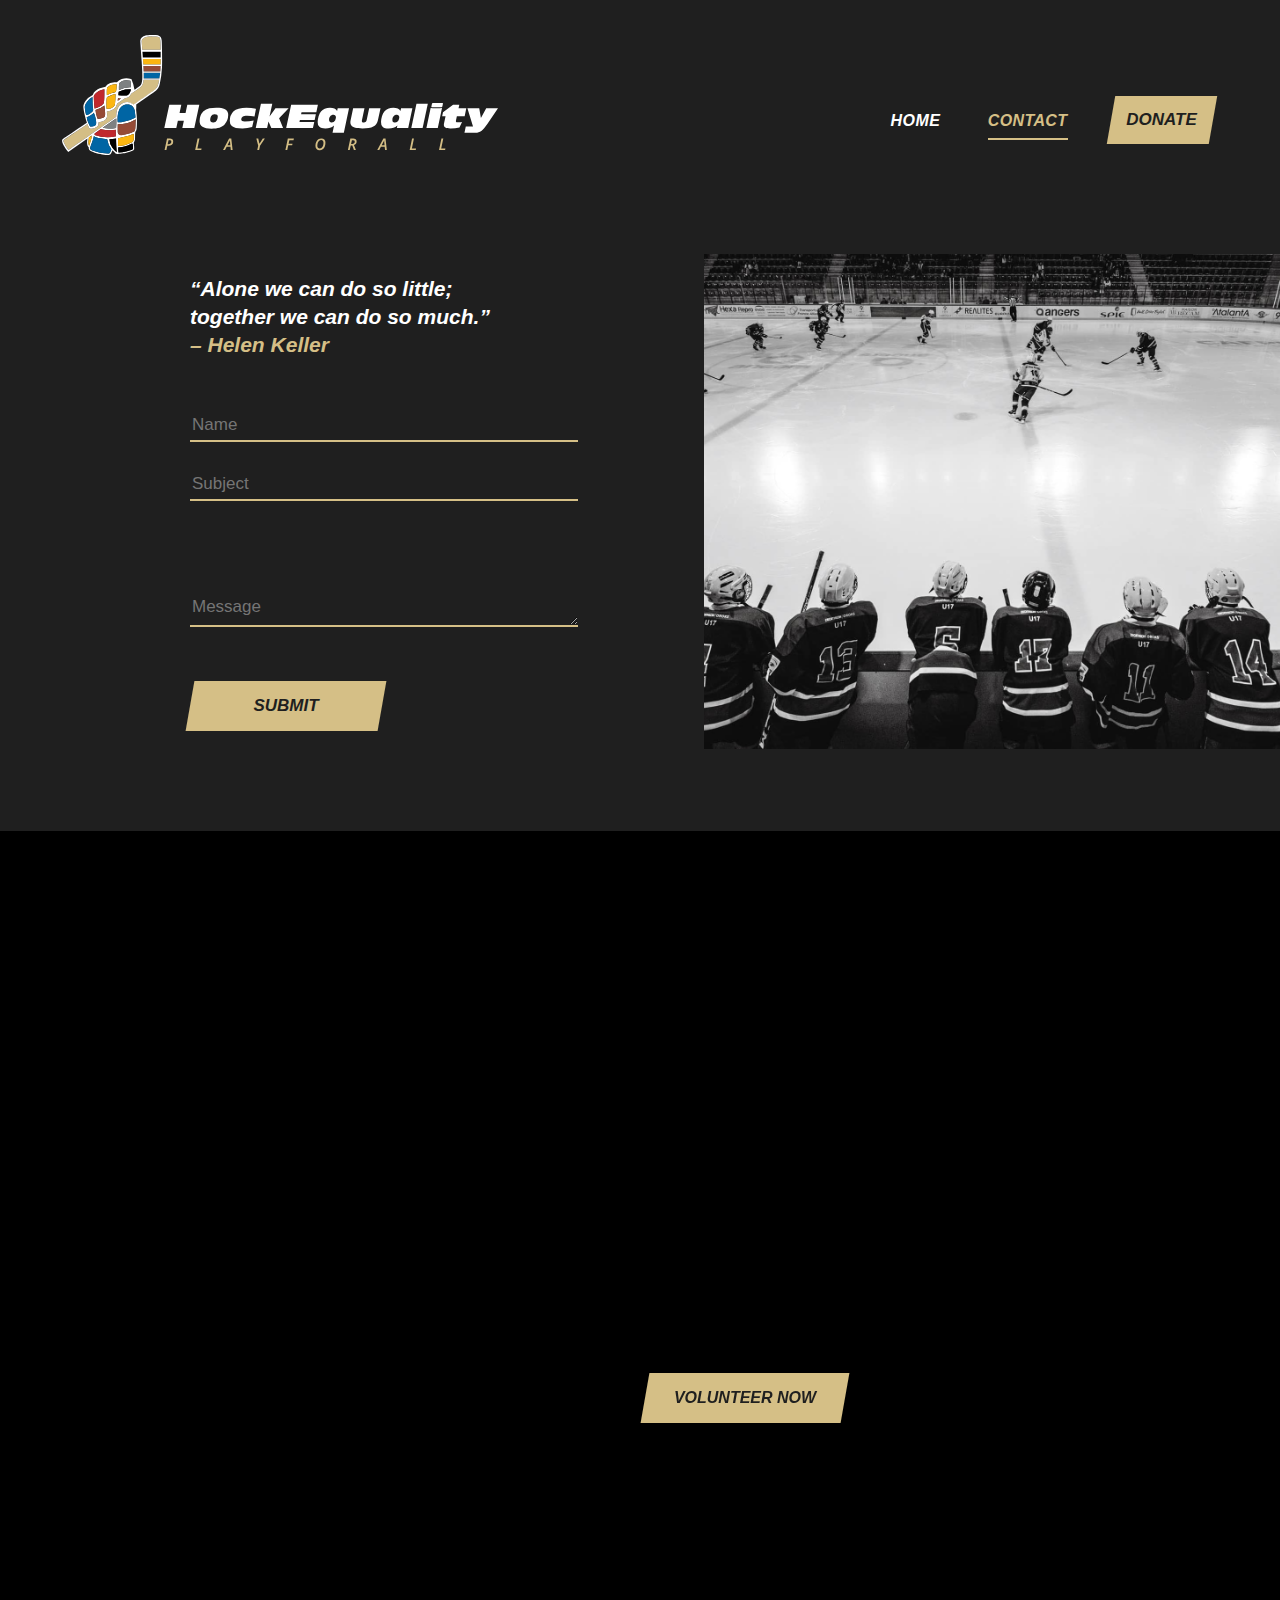
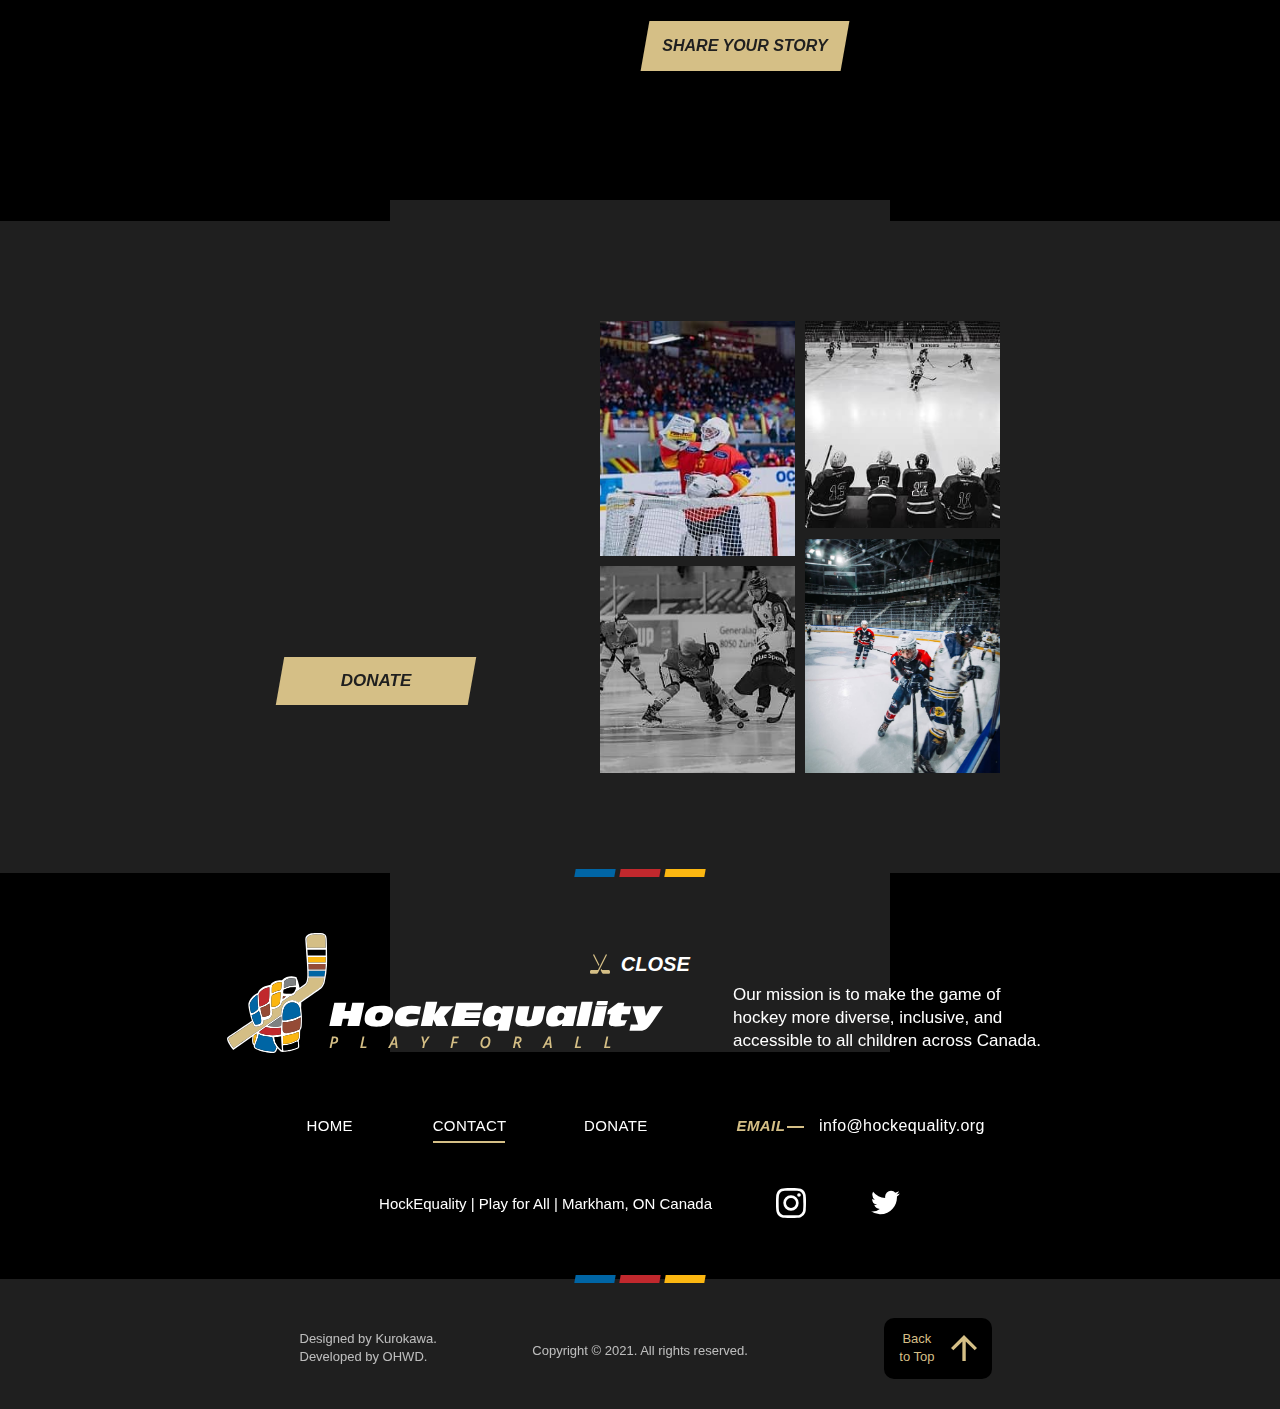
<file: html/contact.html>
<!DOCTYPE html>
<html lang="en">
<head>

    <meta charset="UTF-8">
    <meta name="viewport" content="width=device-width, initial-scale=1.0">
    <meta http-equiv="X-UA-Compatible" content="ie=edge">
    <meta name="description" content="">
    <meta name="keywords" content="">
    <meta name="format-detection" content="telephone=no">
    <meta name="theme-color" content="#43b7ff">

    <!-- Favicons -->
    <link rel="apple-touch-icon" sizes="180x180" href="/apple-touch-icon.png">
    <link rel="icon" type="image/png" sizes="32x32" href="/favicon-32x32.png">
    <link rel="icon" type="image/png" sizes="16x16" href="/favicon-16x16.png">
    <link rel="manifest" href="/site.webmanifest">
    <meta name="msapplication-TileColor" content="#da532c">
    <meta name="theme-color" content="#ffffff">

    <meta property="og:title" content=""/>
    <meta property="og:description" content=""/>
    <meta property="og:type" content="website" />
    <meta property="og:url" content=""/>
    <meta property="og:image" content=""/>
    <meta property="og:image:secure_url" content=""/>

    <link href="https://fonts.googleapis.com/css2?family=Poppins:wght@200;300;400;500;600;700;800;900&family=Roboto:wght@300;400;500;700;900&family=Yellowtail&display=swap" rel="stylesheet">

    <!-- CSS -->
    <link rel="stylesheet" href="/css/core-styles.css">
    <link rel="stylesheet" href="/css/style.css">
    <link rel="stylesheet" href="/css/contact.css">
    <link href="https://unpkg.com/aos@2.3.1/dist/aos.css" rel="stylesheet">

    <!-- jQuery -->
    <script defer src="https://ajax.googleapis.com/ajax/libs/jquery/3.4.1/jquery.min.js"></script>

    <title>Contact | HockEquality | Play for All</title>
</head>
<body>

    <a class="skip" href="/index.html#main">skip to main content</a>

    <header>
        <!-- Desktop Navbar -->
        <div class="mobile-wrapper">
            <div class="mobile-nav container mobile-nav-container">
                <a class="logo" aria-label="hockequality logo link to go to home page" href="/">
                    <img class="mobile" data-aos="fade-in" data-aos-delay="750" aria-hidden="true" src="/images/hockequality-logo-left-aligned.svg" alt="hockequality logo">
                    <img class="tablet" data-aos="fade-in" data-aos-delay="750" aria-hidden="true" src="/images/hockequality-logo-horizontal.svg" alt="hockequality logo">
                </a> 
                <!-- Hamburger Menu -->
                <button aria-label="open the menu" id="menu-button" class="hamburger hamburger--spring" onclick="toggleNav()" type="button">
                    <span aria-hidden="true" class="hamburger-box">
                        <span aria-hidden="true" class="hamburger-inner"></span>
                    </span>
                </button>
            </div>
        </div>

        <!-- ============================================ -->
        <!--                   NAVIGATION                 -->
        <!-- ============================================ -->

        <nav>
            <div class="navbar-menu">
                <div id="side-menu" class="side-nav">
                    <a class="logo" aria-label="hockequality logo link to go to home page" href="/">
                        <img aria-hidden="true" src="/images/hockequality-logo-horizontal.svg" alt="">
                    </a>
                   
                    <ul id="on-top" class="navbar-links">
                        <li class="nav-li"><a class="nav-link" href="/index.html">Home</a></li>
                        <li class="nav-li"><a class="active-menu nav-link" href="/html/contact.html">Contact</a></li>
                    </ul>
                    <a class="button-solid desktop-nav" href="/html/donate.html">Donate</a>
                </div>
            </div>
        </nav>
    </header>

    <main id="main">

        <!-- ============================================ -->
        <!--                    Contact                   -->
        <!-- ============================================ -->

        <section id="contact-section">
            <div class="container">
                <div class="form-group">
                    <p class="quote">
                        “Alone we can do so little; together we can do so much.”
                    </p>
                    <span class="name">– Helen Keller</span>
                    <form id="contact-form" name="Contact Form" method="post">
                        <input aria-label="name" name="name" placeholder="Name" type="text" tabindex="1" required>
                        <input aria-label="subject" name="email" placeholder="Subject" type="text" tabindex="2" required>
                        <textarea aria-label="Message" name="message" placeholder="Message" tabindex="3" required></textarea>
                    
                        <p class="form-submit">
                            <button name="submit" type="submit" id="contact-submit" class="button-solid" data-submit="...Sending">SUBMIT</button>
                        </p>
                    </form>
                </div>
                
            </div>
            <div aria-hidden="true" class="right-image"></div>


            <!-- Volunteer Form -->
            <div aria-hidden="true" id="volunteer-form">
                <h2>Volunteer With Us!</h2>
                <form id="contact-form" name="Contact Form" method="post">
                    <input aria-label="name" name="name" placeholder="Name" type="text" tabindex="1" required>
                    <input aria-label="email" name="email" placeholder="Email" type="email" tabindex="2" required>
                    <textarea aria-label="Message" name="message" placeholder="Message" tabindex="3" required></textarea>
               
                    <p id="volunteer-submit" class="form-submit">
                        <button name="submit" type="submit" id="contact-submit" class="button-solid" data-submit="...Sending">SUBMIT</button>
                    </p>
                </form>
                <button id="close-volunteer" class="close"><img src="/images/close.svg" alt=""> Close</button>
            </div>

            <!-- Share Your Story Form -->
            <div aria-hidden="true" id="share-form">
                <h2>SHARE YOUR STORY!</h2>
                <form id="contact-form" name="Contact Form" method="post">
                    <input aria-label="name" name="name" placeholder="Name" type="text" tabindex="1" required>
                    <input aria-label="organization" name="organization" placeholder="Organization" type="text" tabindex="2" required>
                    <input aria-label="location" name="location" placeholder="Location" type="text" tabindex="3" required>
                    <textarea aria-label="Message" name="message" placeholder="Your Story" tabindex="4" required></textarea>
            
                    <p id="volunteer-submit" class="form-submit">
                        <button name="submit" type="submit" id="contact-submit" class="button-solid" data-submit="...Sending">SUBMIT</button>
                    </p>
                </form>
                <button id="close-share" class="close close-share"><img src="/images/close.svg" alt=""> Close</button>
            </div>
        </section>

        <!-- ============================================ -->
        <!--                 Get Involved                 -->
        <!-- ============================================ -->
        
        <section id="get-involved">
            <div class="container">
                <div data-aos="fade-up" class="left">
                    <div aria-hidden="true" class="image"></div>
                </div><div class="right">
                    <span data-aos="fade-up" data-aos-duration="800" data-aos-delay="200" class="header-span">How to Get Involved</span>
                    <p data-aos="fade-up" data-aos-delay="250">
                        Equality in hockey doesn’t begin with one person. Behind our work, there are people who give, volunteer and act in their community to make hockey an inclusive sport for all.
                    </p>
                    <h2 data-aos="fade-right" data-aos-duration="800" class="header-span block">Donate</h2>
                    <p class="padd" data-aos="fade-up">
                        Your support will create sustainable and lasting impact on the hockey community.
                    </p>
                    <h2 data-aos-delay="50" data-aos="fade-right" data-aos-duration="800" class="header-span block">Volunteer</h2>
                    <p class="padd prev-button" data-aos="fade-up">
                        We welcome all the help we can get! If you’re interested in volunteering please contact us to get started!
                    </p>
                    <button id="volunteer-button" class="button-solid volunteer">Volunteer Now</button>
                    <h2 data-aos-delay="100" data-aos="fade-right" data-aos-duration="800" class="header-span block act">Act</h2>
                    <p class="padd" data-aos="fade-up">
                        Are you doing something in your community to promote diversity and inclusion for all? Let us know so we can share your story and help support your activities.
                    </p>
                    <button id="share-button" class="button-solid volunteer">Share Your Story</button>
                </div>
            </div>
        </section>

        <!-- ============================================ -->
        <!--                   Donations                  -->
        <!-- ============================================ -->
        
        <section id="donations">
            <div class="container">
                <div aria-hidden="true" class="image-group mobile">
                    <div class="one"></div><div class="two"></div><div class="three"></div><div class="four"></div>
                </div>
                <div class="text">
                    <h2 data-aos="fade-up" class="header-span">Donations</h2>
                    <p data-aos="fade-up" data-aos-delay="50">
                        The support of donors makes it possible for Hockey Equality to achieve our mission of making hockey more diverse, inclusive, and accessible to all children in Canada. Together, we will break down the invisible barriers and make our national sport great for all.
                    </p>
                    <a href="/html/donate.html" class="button-solid">Donate</a>
                </div>
                <div aria-hidden="true" class="image-group desktop">
                    <div class="one"></div>
                    <div class="two"></div>
                    <div class="three"></div>
                    <div class="four"></div>
                </div>
            </div>
            <div aria-hidden="true" class="colored-boxes">
                <span></span><span></span><span></span>
            </div>
        </section>

        <!-- ============================================ -->
        <!--                    Footer                    -->
        <!-- ============================================ -->

        <footer>
            <div class="container">
                <!-- Top -->
                <div class="footer-top">
                    <a class="footer-logo" aria-label="hockequality logo" href="/">
                        <img class="mobile" aria-hidden="true" src="/images/hockequality-logo-left-aligned.svg" alt="logo">
                        <img class="desktop" aria-hidden="true" src="/images/hockequality-logo-horizontal.svg" alt="logo">
                    </a><p class="mission">
                        Our mission is to make the game of hockey more diverse, inclusive, and accessible to all children across Canada.
                    </p>
                </div>
                <!-- bottom -->
                <div class="footer-bottom">
                    <div class="page-group">
                        <a href="/">Home</a>
                        <a class="footer-active" href="/html/contact.html">Contact</a>
                        <a href="/html/donate.html">Donate</a>
                        <a class="email" href="mailto:info@hockequality.org"><span class="header-span">Email</span> info@hockequality.org</a>
                    </div>
                    <div class="email-group">
                        <span class="header-span">Email</span>
                        <a class="email" href="mailto:info@hockequality.org">info@hockequality.org</a>
                    </div>
                    <a class="address address-mobile" href="#">
                        <span>HockEquality</span>
                        <span>Play For All</span>
                        <span>Markham, ON Canada</span>
                    </a>
                    <div class="social">
                        <a class="address-desktop" href="#">HockEquality | Play for All | Markham, ON Canada</a>
                        <a aria-label="visit our instagram" href=""><img aria-hidden="true" src="/images/instagram.svg" alt=""></a>
                        <a aria-label="visit our twitter" href=""><img aria-hidden="true" src="/images/twitter.svg" alt=""></a>
                    </div>
                </div>
                <div aria-hidden="true" class="colored-boxes">
                    <span></span><span></span><span></span>
                </div>
            </div>
            <div class="design-credit">
                <div class="container">
                    <div class="credit">
                        <a href="https://www.behance.net/kylekurokawa">Designed by Kurokawa.</a>
                        <a href="https://www.oakharborwebdesigns.com/">Developed by OHWD.</a>
                    </div>
                    <span class="copyright">Copyright © 2021. All rights reserved.</span>
                    <a class="top" href="#main">
                        <span>Back <br> to Top</span><img aria-hidden="true" src="/images/arrow.svg" alt="">
                    </a>
                </div>
            </div>
        </footer>
        

    <script defer src="/app.js"></script>
    <script src="https://unpkg.com/aos@2.3.1/dist/aos.js"></script>
    <script>
        AOS.init({
            duration: 800, // values from 0 to 3000, with step 50ms
            easing: 'ease',
            mirror: false,
            offset: 0,
        });
    </script>

</body>
</html>
</file>
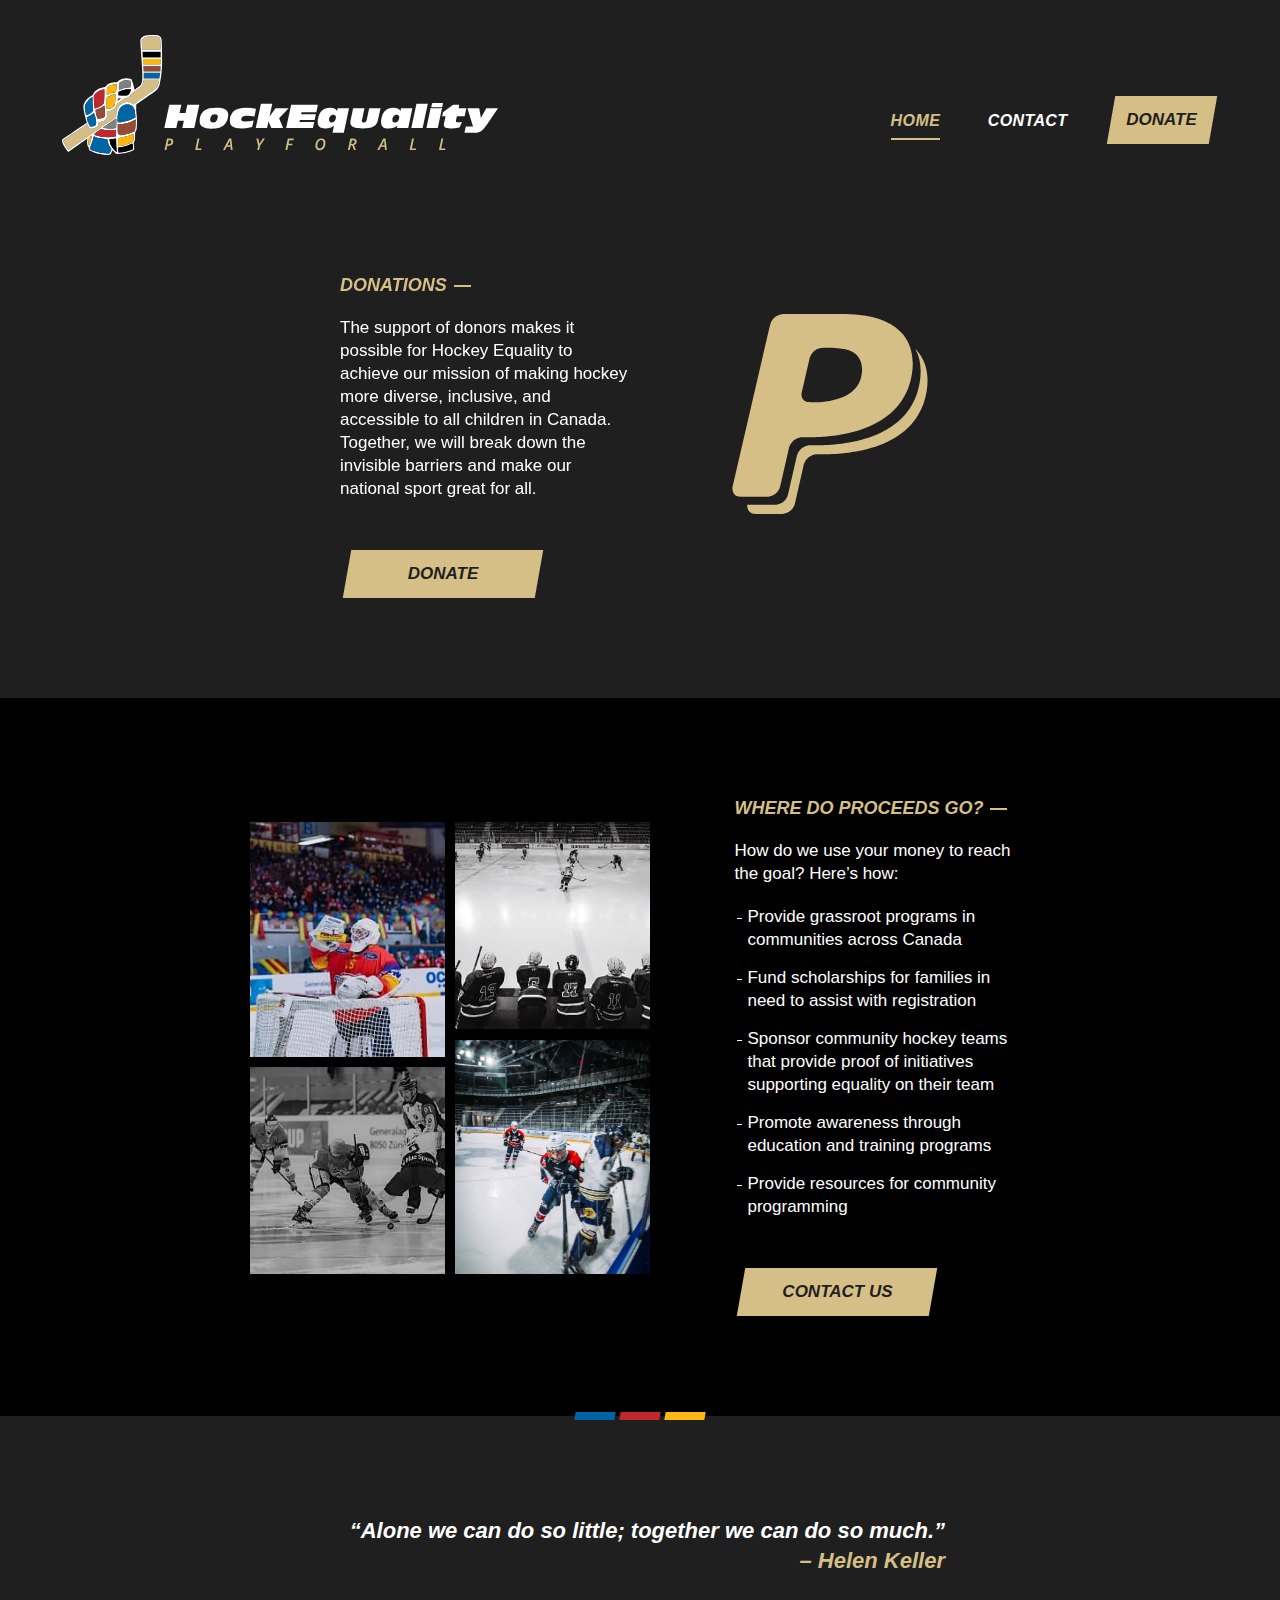
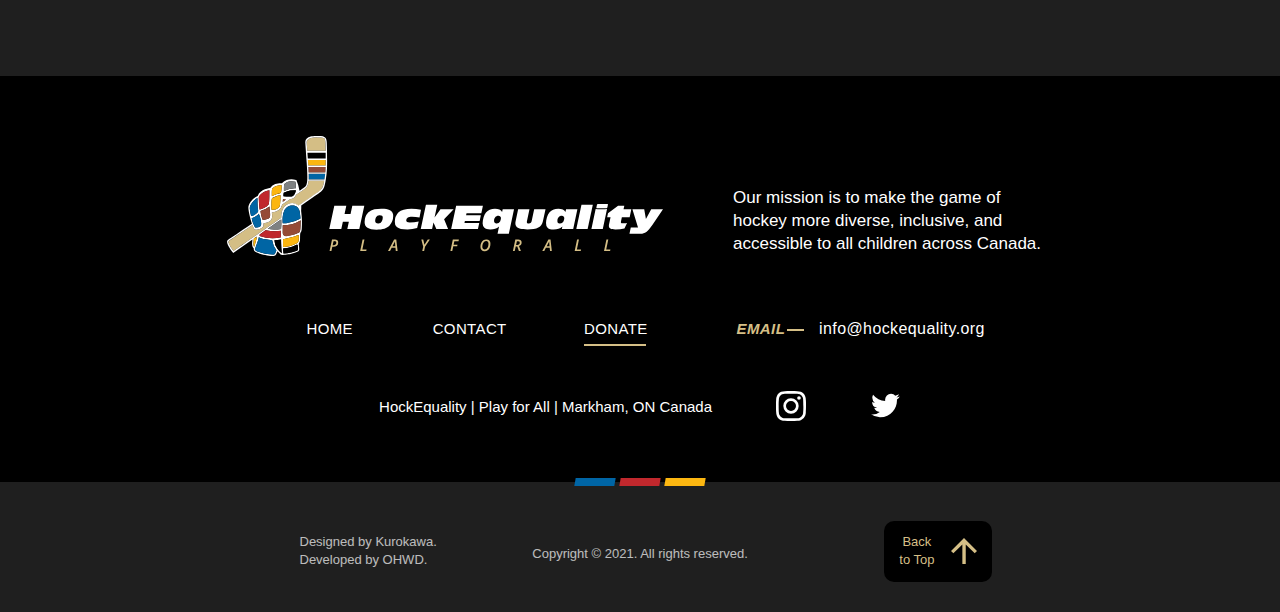
<file: html/donate.html>
<!DOCTYPE html>
<html lang="en">
<head>

    <meta charset="UTF-8">
    <meta name="viewport" content="width=device-width, initial-scale=1.0">
    <meta http-equiv="X-UA-Compatible" content="ie=edge">
    <meta name="description" content="">
    <meta name="keywords" content="">
    <meta name="format-detection" content="telephone=no">
    <meta name="theme-color" content="#43b7ff">

    <!-- Favicons -->
    <link rel="apple-touch-icon" sizes="180x180" href="/apple-touch-icon.png">
    <link rel="icon" type="image/png" sizes="32x32" href="/favicon-32x32.png">
    <link rel="icon" type="image/png" sizes="16x16" href="/favicon-16x16.png">
    <link rel="manifest" href="/site.webmanifest">
    <meta name="msapplication-TileColor" content="#da532c">
    <meta name="theme-color" content="#ffffff">

    <meta property="og:title" content=""/>
    <meta property="og:description" content=""/>
    <meta property="og:type" content="website" />
    <meta property="og:url" content=""/>
    <meta property="og:image" content=""/>
    <meta property="og:image:secure_url" content=""/>

    <link href="https://fonts.googleapis.com/css2?family=Poppins:wght@200;300;400;500;600;700;800;900&family=Roboto:wght@300;400;500;700;900&family=Yellowtail&display=swap" rel="stylesheet">

    <!-- CSS -->
    <link rel="stylesheet" href="/css/core-styles.css">
    <link rel="stylesheet" href="/css/style.css">
    <link rel="stylesheet" href="/css/donate.css">
    <link href="https://unpkg.com/aos@2.3.1/dist/aos.css" rel="stylesheet">

    <!-- jQuery -->
    <script defer src="https://ajax.googleapis.com/ajax/libs/jquery/3.4.1/jquery.min.js"></script>

    <title>Donate | HockEquality | Play for All</title>
</head>
<body>

    <a class="skip" href="/index.html#main">skip to main content</a>

    <header>
        <!-- Desktop Navbar -->
        <div class="mobile-wrapper">
            <div class="mobile-nav container mobile-nav-container">
                <a class="logo" aria-label="hockequality logo link to go to home page" href="/">
                    <img class="mobile" data-aos="fade-in" data-aos-delay="750" aria-hidden="true" src="/images/hockequality-logo-left-aligned.svg" alt="hockequality logo">
                    <img class="tablet" data-aos="fade-in" data-aos-delay="750" aria-hidden="true" src="/images/hockequality-logo-horizontal.svg" alt="hockequality logo">
                </a> 
                <!-- Hamburger Menu -->
                <button aria-label="open the menu" id="menu-button" class="hamburger hamburger--spring" onclick="toggleNav()" type="button">
                    <span aria-hidden="true" class="hamburger-box">
                        <span aria-hidden="true" class="hamburger-inner"></span>
                    </span>
                </button>
            </div>
        </div>

        <!-- ============================================ -->
        <!--                   NAVIGATION                 -->
        <!-- ============================================ -->

        <nav>
            <div class="navbar-menu">
                <div id="side-menu" class="side-nav">
                    <a class="logo" aria-label="hockequality logo link to go to home page" href="/">
                        <img aria-hidden="true" src="/images/hockequality-logo-horizontal.svg" alt="">
                    </a>
                   
                    <ul id="on-top" class="navbar-links">
                        <li class="nav-li"><a class="active-menu nav-link" href="/index.html">Home</a></li>
                        <li class="nav-li"><a class="nav-link" href="/html/contact.html">Contact</a></li>
                    </ul>
                    <a class="button-solid desktop-nav" href="/html/donate.html">Donate</a>
                </div>
            </div>
        </nav>
    </header>

    <main id="main">

        <!-- ============================================ -->
        <!--                    Landing                   -->
        <!-- ============================================ -->

        <section id="donate">
            <div class="container">
                <div class="text">
                    <h2 data-aos="fade-up" class="header-span">Donations</h2>
                    <p data-aos="fade-up" data-aos-delay="50">
                        The support of donors makes it possible for Hockey Equality to achieve our mission of making hockey more diverse, inclusive, and accessible to all children in Canada. Together, we will break down the invisible barriers and make our national sport great for all.
                    </p>
                    <div class="embedded-donations">
                        <a href=""><img aria-hidden="true" src="/images/paypal.svg" alt=""></a>
                    </div>
                    <a href="/html/donate.html" class="button-solid">Donate</a>
                </div>
            </div>
        </section>

        <!-- ============================================ -->
        <!--                   Donations                  -->
        <!-- ============================================ -->
        
        <section id="donations">
            <div class="container">
                <div aria-hidden="true" class="image-group mobile">
                    <div class="one"></div><div class="two"></div><div class="three"></div><div class="four"></div>
                </div>
                <div class="text">
                    <h2 class="header-span">Where Do Proceeds Go?</h2>
                    <p class="donations-p">How do we use your money to reach the goal? Here’s how:</p>
                    <ul>
                        <li>
                            Provide grassroot programs in communities across Canada
                        </li>
                        <li>
                            Fund scholarships for families in need to assist with registration
                        </li>
                        <li>
                            Sponsor community hockey teams that provide proof of initiatives supporting equality on their team
                        </li>
                        <li>
                            Promote awareness through education and training programs
                        </li>
                        <li>
                            Provide resources for community programming
                        </li>
                    </ul>
                    <a href="/html/contact.html" class="button-solid">Contact Us</a>
                </div>
                <div aria-hidden="true" class="image-group desktop">
                    <div class="one"></div><div class="two"></div><div class="three"></div><div class="four"></div>
                </div>
            </div>
            <div aria-hidden="true" class="colored-boxes">
                <span></span><span></span><span></span>
            </div>
        </section>

        <!-- ============================================ -->
        <!--                    Quote                     -->
        <!-- ============================================ -->

        <section id="quote">
            <div class="container">
                <h2>“Alone we can do so little; together we can do so much.” <span>– Helen Keller</span></h2>
            </div>
        </section>

        <!-- ============================================ -->
        <!--                    Footer                    -->
        <!-- ============================================ -->

        <footer>
            <div class="container">
                <!-- Top -->
                <div class="footer-top">
                    <a class="footer-logo" aria-label="hockequality logo" href="/">
                        <img class="mobile" aria-hidden="true" src="/images/hockequality-logo-left-aligned.svg" alt="logo">
                        <img class="desktop" aria-hidden="true" src="/images/hockequality-logo-horizontal.svg" alt="logo">
                    </a><p class="mission">
                        Our mission is to make the game of hockey more diverse, inclusive, and accessible to all children across Canada.
                    </p>
                </div>
                <!-- bottom -->
                <div class="footer-bottom">
                    <div class="page-group">
                        <a href="/">Home</a>
                        <a href="/html/contact.html">Contact</a>
                        <a class="footer-active" href="/html/donate.html">Donate</a>
                        <a class="email" href="mailto:info@hockequality.org"><span class="header-span">Email</span> info@hockequality.org</a>
                    </div>
                    <div class="email-group">
                        <span class="header-span">Email</span>
                        <a class="email" href="mailto:info@hockequality.org">info@hockequality.org</a>
                    </div>
                    <a class="address address-mobile" href="#">
                        <span>HockEquality</span>
                        <span>Play For All</span>
                        <span>Markham, ON Canada</span>
                    </a>
                    <div class="social">
                        <a class="address-desktop" href="#">HockEquality | Play for All | Markham, ON Canada</a>
                        <a aria-label="visit our instagram" href=""><img aria-hidden="true" src="/images/instagram.svg" alt=""></a>
                        <a aria-label="visit our twitter" href=""><img aria-hidden="true" src="/images/twitter.svg" alt=""></a>
                    </div>
                </div>
                <div aria-hidden="true" class="colored-boxes">
                    <span></span><span></span><span></span>
                </div>
            </div>
            <div class="design-credit">
                <div class="container">
                    <div class="credit">
                        <a href="https://www.behance.net/kylekurokawa">Designed by Kurokawa.</a>
                        <a href="https://www.oakharborwebdesigns.com/">Developed by OHWD.</a>
                    </div>
                    <span class="copyright">Copyright © 2021. All rights reserved.</span>
                    <a class="top" href="#main">
                        <span>Back <br> to Top</span><img aria-hidden="true" src="/images/arrow.svg" alt="">
                    </a>
                </div>
            </div>
        </footer>
        

    <script defer src="/app.js"></script>
    <script src="https://unpkg.com/aos@2.3.1/dist/aos.js"></script>
    <script>
        AOS.init({
            duration: 800, // values from 0 to 3000, with step 50ms
            easing: 'ease',
            mirror: true,
            offset: 0,
        });
    </script>

</body>
</html>
</file>
<file: css/core-styles.css>
/*-- -------------------------- -->
<---         CORE STYLES        -->
<--- -------------------------- -*/

* {
	-webkit-box-sizing: border-box;
            box-sizing: border-box;
    margin: 0;
}

html {
    scroll-behavior: smooth;
}

.desktop-nav {
    display: none !important;
}

.tablet {
    display: none;
}

.colored-boxes {
    text-align: center;
    position: absolute;
    bottom: -4px;
    left: 50%;
    -webkit-transform: translateX(-50%);
        -ms-transform: translateX(-50%);
            transform: translateX(-50%);
    height: 8px;
    width:100px;
    z-index: 100;
}

.colored-boxes span {
    display: inline-block;
    height: 8px;
    width: 27px;
    vertical-align: top;
    -webkit-transform: skew(-10deg);
        -ms-transform: skew(-10deg);
            transform: skew(-10deg);
}

.colored-boxes span:nth-of-type(1) {
    background: #0065A5;
}

.colored-boxes span:nth-of-type(2) {
    background: #C1282D;
    margin: 0 5px;
}

.colored-boxes span:nth-of-type(3) {
    background: #FCB711;
}

.desktop {
    display: none !important;
}

body {
    background-color: black;
    font-family: 'Open Sans', sans-serif;
}

.skip {
    position: absolute;
    z-index: -1000;
    top: 0;
    left: 0;
    opacity: 0;
}

button:hover {
    cursor: pointer;
}

.section {
    padding-top: 35px !important;
    padding-bottom: 35px !important;
}

html {
    scroll-behavior: smooth;
    overflow-x: hidden !important;
  }

html.clicked {
    position: fixed;
}

body, html {
	margin: 0;
	padding: 0;
	overflow-x: hidden !important;
}

p, a, li, span {
	line-height: 23px;
    font-size: 17px;
    color: #fff;
}

.container {
	padding: 0 20px;
    margin: auto;
    max-width: 334px;
    position: relative;
    -webkit-box-sizing: content-box;
            box-sizing: content-box;
}

.mobile-wrapper {
	background: transparent;
    height: 100px;
    position: absolute;
    left: 0;
    width: 100%;
}

/* hidden desktop elements */

.topper-flex,
#brand,
.call-strip-button,
.top-nav-strip {
	display: none;
}

/* Buttons */
.button-solid {
    position: relative;
    font-size: 16px;
    color: #1F1F1F;
    text-transform: uppercase;
    font-weight: 800;
    text-decoration: none;
    font-style: italic;
    display: inline-block;
    width: 154px;
    line-height: 48px;
    text-align: center;
    z-index: 1;
}

.button-solid:before {
    content: '';
    position: absolute;
    display: block;
    top: 0;
    left: 0;
    right: 0;
    bottom: 0;
    background: #D5BF86;
    z-index: -1;
    -webkit-transform: skew(-10deg);
        -ms-transform: skew(-10deg);
            transform: skew(-10deg);
}

.button-solid:after {
    content: '';
    position: absolute;
    display: block;
    top: 0;
    left: 0;
    width: 0%;
    bottom: 0;
    background: #fff;
    z-index: -1;
    -webkit-transform: skew(-10deg);
        -ms-transform: skew(-10deg);
            transform: skew(-10deg);
    -webkit-transition: .2s ease;
    -o-transition: .2s ease;
    transition: .2s ease;
}

.button-solid:hover:after {
    width: 100%;
    -webkit-transition: .2s cubic-bezier(0.755, 0.050, 0.855, 0.060);
    -o-transition: .2s cubic-bezier(0.755, 0.050, 0.855, 0.060);
    transition: .2s cubic-bezier(0.755, 0.050, 0.855, 0.060);
}

.hamburger {
    padding: 0;
    display: inline-block;
    cursor: pointer;
    -webkit-transition-property: opacity, -webkit-filter;
    transition-property: opacity, -webkit-filter;
    -o-transition-property: opacity, filter;
    transition-property: opacity, filter;
    transition-property: opacity, filter, -webkit-filter;
    -webkit-transition-duration: 0.15s;
         -o-transition-duration: 0.15s;
            transition-duration: 0.15s;
    -webkit-transition-timing-function: linear;
         -o-transition-timing-function: linear;
            transition-timing-function: linear;
    font: inherit;
    color: inherit;
    text-transform: none;
    background-color: transparent;
    border: 0;
    margin: 0;
    overflow: visible;
    position: relative;
    z-index: 2000;
}
.hamburger:hover {
    opacity: 0.7;
    cursor: pointer;
}
.hamburger.is-active:hover {
    opacity: 0.7;
    cursor: pointer;
}
.hamburger.is-active .hamburger-inner, .hamburger.is-active .hamburger-inner::before, .hamburger.is-active .hamburger-inner::after {
    background-color: #D5BF86;
}
.hamburger-box {
    width: 30px;
    height: 24px;
    display: inline-block;
    position: relative;
    z-index: 2000;
}
.hamburger-inner {
    display: block;
    top: 50%;
    margin-top: -2px;
}
.hamburger-inner, .hamburger-inner::before, .hamburger-inner::after {
    width: 30px;
    height: 3px;
    background-color: #D5BF86;
    border-radius: 4px;
    position: absolute;
    -webkit-transition-property: -webkit-transform;
    transition-property: -webkit-transform;
    -o-transition-property: transform;
    transition-property: transform;
    transition-property: transform, -webkit-transform;
    -webkit-transition-duration: 0.15s;
         -o-transition-duration: 0.15s;
            transition-duration: 0.15s;
    -webkit-transition-timing-function: ease;
         -o-transition-timing-function: ease;
            transition-timing-function: ease;
}
.hamburger-inner::before, .hamburger-inner::after {
    content: "";
    display: block;
}
.hamburger-inner::before {
    top: -10px;
}
.hamburger-inner::after {
    bottom: -10px;
}

/* * Spring */
.hamburger--spring .hamburger-inner {
    top: 2px;
    -webkit-transition: background-color 0s 0.13s linear;
    -o-transition: background-color 0s 0.13s linear;
    transition: background-color 0s 0.13s linear;
    -webkit-transition-delay: .22s;
         -o-transition-delay: .22s;
            transition-delay: .22s;
}
.hamburger--spring .hamburger-inner::before {
    top: 10px;
    -webkit-transition: top 0.1s 0.2s cubic-bezier(0.33333, 0.66667, 0.66667, 1), -webkit-transform 0.13s cubic-bezier(0.55, 0.055, 0.675, 0.19);
    transition: top 0.1s 0.2s cubic-bezier(0.33333, 0.66667, 0.66667, 1), -webkit-transform 0.13s cubic-bezier(0.55, 0.055, 0.675, 0.19);
    -o-transition: top 0.1s 0.2s cubic-bezier(0.33333, 0.66667, 0.66667, 1), transform 0.13s cubic-bezier(0.55, 0.055, 0.675, 0.19);
    transition: top 0.1s 0.2s cubic-bezier(0.33333, 0.66667, 0.66667, 1), transform 0.13s cubic-bezier(0.55, 0.055, 0.675, 0.19);
    transition: top 0.1s 0.2s cubic-bezier(0.33333, 0.66667, 0.66667, 1), transform 0.13s cubic-bezier(0.55, 0.055, 0.675, 0.19), -webkit-transform 0.13s cubic-bezier(0.55, 0.055, 0.675, 0.19);
    -webkit-transition-delay: .22s;
         -o-transition-delay: .22s;
            transition-delay: .22s;
}
.hamburger--spring .hamburger-inner::after {
    top: 20px;
    -webkit-transition: top 0.2s 0.2s cubic-bezier(0.33333, 0.66667, 0.66667, 1), -webkit-transform 0.13s cubic-bezier(0.55, 0.055, 0.675, 0.19);
    transition: top 0.2s 0.2s cubic-bezier(0.33333, 0.66667, 0.66667, 1), -webkit-transform 0.13s cubic-bezier(0.55, 0.055, 0.675, 0.19);
    -o-transition: top 0.2s 0.2s cubic-bezier(0.33333, 0.66667, 0.66667, 1), transform 0.13s cubic-bezier(0.55, 0.055, 0.675, 0.19);
    transition: top 0.2s 0.2s cubic-bezier(0.33333, 0.66667, 0.66667, 1), transform 0.13s cubic-bezier(0.55, 0.055, 0.675, 0.19);
    transition: top 0.2s 0.2s cubic-bezier(0.33333, 0.66667, 0.66667, 1), transform 0.13s cubic-bezier(0.55, 0.055, 0.675, 0.19), -webkit-transform 0.13s cubic-bezier(0.55, 0.055, 0.675, 0.19);
    -webkit-transition-delay: .22s;
         -o-transition-delay: .22s;
            transition-delay: .22s;
}
.hamburger--spring.is-active .hamburger-inner {
    -webkit-transition-delay: 0.22s;
         -o-transition-delay: 0.22s;
            transition-delay: 0.22s;
    background-color: transparent !important;
}
.hamburger--spring.is-active .hamburger-inner::before {
    top: 0;
    -webkit-transition: top 0.1s 0.15s cubic-bezier(0.33333, 0, 0.66667, 0.33333), -webkit-transform 0.13s 0.22s cubic-bezier(0.215, 0.61, 0.355, 1);
    transition: top 0.1s 0.15s cubic-bezier(0.33333, 0, 0.66667, 0.33333), -webkit-transform 0.13s 0.22s cubic-bezier(0.215, 0.61, 0.355, 1);
    -o-transition: top 0.1s 0.15s cubic-bezier(0.33333, 0, 0.66667, 0.33333), transform 0.13s 0.22s cubic-bezier(0.215, 0.61, 0.355, 1);
    transition: top 0.1s 0.15s cubic-bezier(0.33333, 0, 0.66667, 0.33333), transform 0.13s 0.22s cubic-bezier(0.215, 0.61, 0.355, 1);
    transition: top 0.1s 0.15s cubic-bezier(0.33333, 0, 0.66667, 0.33333), transform 0.13s 0.22s cubic-bezier(0.215, 0.61, 0.355, 1), -webkit-transform 0.13s 0.22s cubic-bezier(0.215, 0.61, 0.355, 1);
    -webkit-transform: translate3d(0, 10px, 0) rotate(45deg);
            transform: translate3d(0, 10px, 0) rotate(45deg);
}
.hamburger--spring.is-active .hamburger-inner::after {
    top: 0;
    -webkit-transition: top 0.2s cubic-bezier(0.33333, 0, 0.66667, 0.33333), -webkit-transform 0.13s 0.22s cubic-bezier(0.215, 0.61, 0.355, 1);
    transition: top 0.2s cubic-bezier(0.33333, 0, 0.66667, 0.33333), -webkit-transform 0.13s 0.22s cubic-bezier(0.215, 0.61, 0.355, 1);
    -o-transition: top 0.2s cubic-bezier(0.33333, 0, 0.66667, 0.33333), transform 0.13s 0.22s cubic-bezier(0.215, 0.61, 0.355, 1);
    transition: top 0.2s cubic-bezier(0.33333, 0, 0.66667, 0.33333), transform 0.13s 0.22s cubic-bezier(0.215, 0.61, 0.355, 1);
    transition: top 0.2s cubic-bezier(0.33333, 0, 0.66667, 0.33333), transform 0.13s 0.22s cubic-bezier(0.215, 0.61, 0.355, 1), -webkit-transform 0.13s 0.22s cubic-bezier(0.215, 0.61, 0.355, 1);
    -webkit-transform: translate3d(0, 10px, 0) rotate(-45deg);
            transform: translate3d(0, 10px, 0) rotate(-45deg);
}

/*-- -------------------------- -->
<---         NAVIGATION         -->
<--- -------------------------- -*/

/* Hidden Elements */
.navbar-menu img,
.call-us,
.quote-nav-button {
	display: none;
}

/* Top Mobile Navigation */
.mobile-wrapper {
	height: 70px;
}

.mobile-nav {
	position: relative;
	display: -webkit-box;
	display: -ms-flexbox;
	display: flex;
	-webkit-box-align: center;
	    -ms-flex-align: center;
	        align-items: center;
	-webkit-box-pack: space-between;;
	    -ms-flex-pack: space-between;;
	        justify-content: space-between;
    height: 100%;
    max-width: 100%;
}

.hamburger {
	position: absolute;
	right: 15px;
}

/* Navigation Links */


.mobile-wrapper img {
    width: 100%;
    max-width: 307px;
    position: relative;
    z-index: 1000;
    top: 70px;
}

.navbar-menu {
    overflow: hidden;
	background: #000;
    width: 0;
    top: 0;
	position: absolute;
    right: 0;
    height: 100vh;
	-webkit-transition: .3s ease;
	-o-transition: .3s ease;
	transition: .3s ease;
    z-index: 1000;
    max-width: 1225px;
}

.side-nav {
    overflow: hidden;
	padding: 40px 0;
	position: absolute;
	right: 2em;
	-webkit-transition: .3s ease;
	-o-transition: .3s ease;
	transition: .3s ease;
	-webkit-transition-delay: .2s;
	     -o-transition-delay: .2s;
	        transition-delay: .2s;
}

.side-nav ul {
	margin: 0;
	text-align: right;
    list-style: none;
    margin-top: 50px;
}

.side-nav ul li {
    margin-bottom: 20px;
    opacity: 0;
    -webkit-transform: translateY(50px);
        -ms-transform: translateY(50px);
            transform: translateY(50px);
}

.side-nav ul li.open {
    -webkit-animation-name: fadeIn;
            animation-name: fadeIn;
    -webkit-animation-fill-mode: forwards;
            animation-fill-mode: forwards;
    -webkit-animation-duration: .5s;
            animation-duration: .5s;
    -webkit-animation-timing-function: ease-out;
            animation-timing-function: ease;
}

.side-nav ul li.open:nth-child(2) {
    -webkit-animation-delay: .1s;
            animation-delay: .1s;
}

.side-nav ul li.open:nth-child(3) {
    -webkit-animation-delay: .2s;
            animation-delay: .2s;
}

.side-nav ul li.open:nth-child(4) {
    -webkit-animation-delay: .3s;
            animation-delay: .3s;
}

.side-nav ul li.open:nth-child(5) {
    -webkit-animation-delay: .4s;
            animation-delay: .4s;
}

.side-nav ul li.open:nth-child(6) {
    -webkit-animation-delay: .5s;
            animation-delay: .5s;
}

@-webkit-keyframes fadeIn {
    0% {
        -webkit-transform: translateY(50px);
                transform: translateY(50px);
        opacity: 0;
    }

    100% {
        -webkit-transform: translateY(0);
                transform: translateY(0);
        opacity: 1;
    }
}

@keyframes fadeIn {
    0% {
        -webkit-transform: translateY(50px);
                transform: translateY(50px);
        opacity: 0;
    }

    100% {
        -webkit-transform: translateY(0);
                transform: translateY(0);
        opacity: 1;
    }
}

#on-top a {
    text-decoration: none;
    font-weight: 800;
    letter-spacing: .025em;
    font-style: italic;
	padding: 5px 10px 5px 10px;
	-webkit-transition: .3s ease;
	-o-transition: .3s ease;
	transition: .3s ease;
	-webkit-transition-delay: .2s;
	     -o-transition-delay: .2s;
	        transition-delay: .2s;
	opacity: 0;
    visibility: hidden;
    -webkit-transform: translateY(75px);
        -ms-transform: translateY(75px);
            transform: translateY(75px);
}

.active-menu {
    color: #D5BF86;
    position: relative;
}

.active-menu:before {
    content: '';
    position: absolute;
    top: 50%;
    -webkit-transform: translateY(-50%);
        -ms-transform: translateY(-50%);
            transform: translateY(-50%);
    left: -20px;
    height: 2px;
    width: 20px;
    background: #D5BF86;
}

/* Tablet */
@media only screen and (min-width: 768px) {

    .container {
        max-width: 694px;
        padding: 0;
        margin: auto;
    }

    p {
        font-size: 17px;
        line-height: 23px;
    }

    .mobile-wrapper .mobile {
        display: none;
    }

    .mobile-wrapper .tablet {
        display: block;
        max-width: 436px;
    }

    .mobile-wrapper img {
        top: 67px !important;
    }

    .hamburger {
        top: 100px;
        right: 0px;
    }

    #hero:after {
        content: '';
        position: absolute;
        display: block;
        height: 190px;
        width: 100%;
        background: #000;
        opacity: .3;
        top: 0;
        left: 0;
        right: 0;
        z-index: 10;
    }

    .button-solid {
        width: 192px;
        font-size: 17px;
    }

    .colored-boxes {
        width: 150px;
    }

    .colored-boxes span {
        width: 40px;
    }

    .side-nav ul {
        margin-top: 123px;
    }

    .side-nav ul li {
        margin-bottom: 40px;
    }

    #on-top a {
        font-size: 30px;
    }

}



/* Desktop */
@media screen and (min-width: 1024px) {

    .mobile-display {
        display: none !important;
    }

    #page-header {
        height: 400px;
        background-repeat: no-repeat;
        background-position: center 100%;
    }

    .desktop-display {
        display: block;
    }

    /* Hidden Elements */
	.mobile-wrapper {
		display: none;
	}

	/* Un-Hidden Elements */
	#on-top a {
		opacity: 1;
		visibility: visible;
    }

    .svg-group {
        width: 1600px;
    }

    .background {
        background: var(--primary);
        height: 36px;
        width: 100%;
    }

	.quote-nav-button {
        display: block;
        color: #fff;
        background: var(--primary);
        margin-left: 100px;
    }
    
    .quote-nav-button:hover {
        opacity: .7;
    }

	.container {
        max-width: 1100px;
    }
    
    .navbar-menu .logo {
        display: inline-block;
        position: absolute;
        left: 0;
    }

	.navbar-menu .logo img {
		display: block;
		margin: 0 !important;
		position: relative;
		left: 2em;
        height: auto;
        width: 436px;
        z-index: 1000;
    }
    
    .desktop-nav {
        display: inline-block !important;
        width: 102px;
        margin-right: 40px;
        margin-top: 49px;
    }

	/*navbar */
	nav {
		width: 100%;
		position: absolute;
		display: -webkit-box;
		display: -ms-flexbox;
		display: flex;
		-webkit-box-pack: center;
		    -ms-flex-pack: center;
		        justify-content: center;
        height: 124px;
        background: transparent;
        z-index: 100;
    }

	.navbar-menu {
        width: 100% !important;
        height: 190px;
		margin: auto;
		position: absolute;
		display: -webkit-box;
		display: -ms-flexbox;
		display: flex;
		-webkit-box-align: center;
		    -ms-flex-align: center;
		        align-items: center;
		z-index: 100;
		left: 0;
		background: transparent;
	}

	#on-top {
		display: -webkit-box;
		display: -ms-flexbox;
		display: flex;
		-webkit-box-align: center;
		    -ms-flex-align: center;
		        align-items: center;
		-webkit-box-pack: end;
		    -ms-flex-pack: end;
                justify-content: flex-end;
        margin: 0;
        display: block;
        margin-top: 50px;
	}

	.side-nav {
        top: 0;
        padding: 0;
        display: block;
		width: 100%;
		height: 190px;
		display: -webkit-box;
		display: -ms-flexbox;
		display: flex;
		-webkit-box-align: center;
		    -ms-flex-align: center;
		        align-items: center;
		-webkit-box-pack: end;
		    -ms-flex-pack: end;
		        justify-content: flex-end;
        right: 0;
        overflow: visible;
	}

	.side-nav ul li {
		margin: 0 43px 0 0;
		text-align: right;
    }

	.side-nav #on-top a {
		padding: 20px 0 10px 0;
        color: #fff;
        font-weight: normal;
		-webkit-transition: .2s ease;
		-o-transition: .2s ease;
		transition: .2s ease;
        font-size: 16px;
        font-weight: bold;
        text-transform: uppercase;
    }

    .side-nav #on-top a:hover {
        color: #D5BF86;
    }
    
    .side-nav ul li{
        opacity: 1;
        -webkit-transform: translateY(0);
            -ms-transform: translateY(0);
                transform: translateY(0);
    }
    
	.side-nav ul li a:hover {
		cursor: pointer;
		opacity: 1;
		-webkit-transition: .2s ease;
		-o-transition: .2s ease;
        transition: .2s ease;
        color: #D5BF86;
	}

	#on-top li  {
        display: inline-block;
    }
    
    .active-menu {
        color: #D5BF86 !important;
        position: relative;
    }

    .active-menu:before {
       display: none; 
    }

    .active-menu:before {
        content: '';
        position: absolute;
        display: inline-block;
        height: 2px;
        width: 100%;
        background: #D5BF86;
        vertical-align: middle;
        left: auto;
        top: auto;
        bottom: -2px;
        margin-right: 5px;
    }
}














/*-- -------------------------- -->
<---           FOOTER           -->
<--- -------------------------- -*/










footer {
    padding-top: 60px;
    position: relative;
}

footer > .container {
    padding-bottom: 125px;
}

.footer-logo {
    width: 100%;
    display: inline-block;
    margin-bottom: 30px;
}

.footer-logo img {
    width: 100%;
}

.mission {
    font-size: 12px;
    line-height: 18px;
    width: 150px;
    position: absolute;
    top: 0px;
    right: 20px;
}

.page-group {
    display: inline-block;
    float: right;
    position: relative;
    z-index: 1000;
}

.page-group .email {
    display: none;
}

.page-group a {
    display: block;
    font-size: 15px;
    line-height: 20px;
    text-decoration: none;
    text-align: center;
    font-weight: 500;
    text-transform: uppercase;
    margin: auto;
    margin-bottom: 30px;
    position: relative;
    letter-spacing: .025em;
}

.page-group a:before {
    content: '';
    position: absolute;
    display: inline-block;
    width: 0%;
    height: 2px;
    background: #D5BF86;
    bottom: -7px;
    z-index: 100;
    -webkit-transition: .2s ease;
    -o-transition: .2s ease;
    transition: .2s ease;
}

.page-group a:hover:before {
    content: '';
    position: absolute;
    display: inline-block;
    width: 100%;
    height: 2px;
    background: #D5BF86;
    bottom: -7px;
    z-index: 100;
    -webkit-transition: .2s ease;
    -o-transition: .2s ease;
    transition: .2s ease;
}

.page-group a:nth-of-type(1) {
    width: 47px;
}

.page-group a:nth-of-type(2) {
    width: 72px;
}

.page-group a:nth-of-type(3) {
    width: 62px;
}

.page-group a:last-of-type {
    margin-bottom: 0;
}

.footer-active:after {
    content: '';
    position: absolute;
    display: inline-block;
    width: 100%;
    height: 2px;
    left: 0;
    background: #D5BF86;
    bottom: -7px;
    z-index: 100;
}

.footer-bottom {
    height: 120px;
    position: relative;
    padding: 0 10px;
}

.address {
    text-decoration: none;
    display: inline-block;
    position: absolute;
    top: 0;
    left: 10px;
}

.address-desktop {
    display: none !important;
}

.address span {
    font-size: 14px;
    line-height: 19px;
    height: 19px;
    display: block;
    text-align: left;
    vertical-align: middle;
}

.email-group {
    position: absolute;
    bottom: 0px;
}

.email-group .header-span {
    margin-bottom: 0;
    font-style: 14px;
    line-height: 19px;
}

.email-group a {
    text-decoration: none;
    font-size: 14px;
}

.social {
    position: absolute;
    bottom: -75px;
    left: 50%;
    width: 100%;
    text-align: center;
    left: 0;
}

.social a {
    display: inline-block;
}

.social a:nth-of-type(2) {
    margin-right: 50px;
}

/* Design Credit */

.design-credit {
    background: #1F1F1F;
    padding-top: 39px;
    padding-bottom: 80px;
}

.design-credit .container {
    height: 61px;
}

.credit {
    display: inline-block;
    margin-top: 12px;
}

.credit a {
    opacity: .7;
    line-height: 18px;
    font-size: 13px;
    text-align: left;
    display: block;
    text-decoration: none;
}

.credit a:hover {
    text-decoration: underline;
    color: #D5BF86;
}

.copyright {
    position: absolute;
    bottom: -40px;
    width: 100%;
    text-align: left;
    font-size: 13px;
    opacity: .7;
    left: 20px;
    line-height: 18px;
}

.top {
    display: inline-block;
    background: #000;
    padding: 12px 15px;
    border-radius: 10px;
    float: right;
    -webkit-transition: .2s ease;
    -o-transition: .2s ease;
    transition: .2s ease;
}

.top:hover {
    background: #111;
    -webkit-transition: .2s ease;
    -o-transition: .2s ease;
    transition: .2s ease;
}

.top span {
    text-align: center;
    display: inline-block;
    color: #D5BF86;
    margin-right: 16px;
    font-size: 13px;
    line-height: 18px;
}

.top img {
    display: inline-block;
    height: 26px;
}


/*Iphone 6/7/8 */
@media screen and (min-width: 375px) {

    /*-- -------------------------- -->
    <---         Navigation         -->
    <--- -------------------------- -*/

    .mobile-wrapper img {
        top: 95px;
    } 

    /*-- -------------------------- -->
    <---           Footer           -->
    <--- -------------------------- -*/

    .mission {
        font-size: 15px;
        line-height: 20px;
        width: 170px;
        top: 10px;
    }

    .footer-bottom {
        padding: 0 30px;
    }

    .address {
        left: 30px;
    }

    .page-group {
        margin-right: 10px;
    }

    .design-credit .container {
        padding: 0 40px 0 50px;
        max-width: 285px;
    }

    .copyright {
        left: 50px;
    }

}

@media screen and (min-width: 768px) {

    /*-- -------------------------- -->
    <---           Footer           -->
    <--- -------------------------- -*/

    footer {
        padding-top: 100px;
    }

    footer .container {
        padding-bottom: 140px;
    }

    footer .mobile {
        display: none;
    }

    footer .desktop {
        width: 350px;
        display: inline-block !important;
        margin: 0;
        -webkit-transform: translateY(-40px);
            -ms-transform: translateY(-40px);
                transform: translateY(-40px);
    }

    .mission {
        font-size: 14px;
        line-height: 20px;
        width: 300px;
        top: 0px;
        right: 0;
    }

    .page-group {
        width: 100%;
        height: 20px;
        text-align: center;
        margin: auto;
        margin-bottom: 54px;
    }

    .page-group a {
        display: inline-block;
        margin: 0 55px 0 0;
    }

    .footer-bottom {
        padding: 0;
        height: 20px;
    }

    .page-group .email {
        display: inline-block;
        margin-right: 0;
        text-transform: lowercase;
        font-size: 16px;
    }

    .page-group .email .header-span {
        display: inline-block;
        margin-right: 10px;
    }

    .page-group .email .header-span:after {
        margin-left: 2px;
    }

    .email-group {
        display: none;
    }

    .social {
        text-align: center;
        position: relative;
        bottom: 0;
    }

    .social a:first-child {
        margin-right: 60px;
        vertical-align: top;
        margin-top: 4px;
    }

    .social a:nth-of-type(2) {
        margin-right: 60px;
    }

    .address {
        display: inline-block;
        display: none;
    }

    .address-mobile {
        display: none;
    }

    .address-desktop {
        display: inline-block !important;
        text-decoration: none;
        vertical-align: middle;
    }

    .address span {
        display: inline-block;
    }

    /* design credit */

    .design-credit {
        width: 100%;
        padding-bottom: 30px;
    }

    .design-credit .container {
        max-width: 100%;
        text-align: center;
    }

    .design-credit .credit, .design-credit .top, .design-credit .copyright {
        display: inline-block;
        position: relative;
        left: auto;
        bottom: auto;
        width: auto;
        vertical-align: bottom;
    }

    .credit {
        float: left;
    }

    .copyright {
        margin-top: 24px;
    }
}

@media screen and (min-width: 1024px) {

    footer .container {
        padding-bottom: 145px;
    }

    .footer-top {
        width: 826px;
        margin: auto;
    }

    .footer-logo {
        width: auto;
        margin-bottom: 15px;
    }

    footer .desktop {
        width: 436px;
    }

    .mission {
        position: relative;
        display: inline-block;
        top: auto;
        right: auto;
        width: 320px;
        vertical-align: top;
        float: right;
        margin-top: 10px;
        font-size: 17px;
        line-height: 23px;
    }

    .page-group a {
        margin-right: 75px;
    }

    .page-group .email .header-span {
        font-size: 15px;
        margin-bottom: 0;
    }

    .page-group .email {
        font-weight: normal;
        -webkit-transform: translateX(11px);
            -ms-transform: translateX(11px);
                transform: translateX(11px);
    }

    /* .social a:first-child:hover {
        color: #D5BF86;
        text-decoration: underline;
    } */
    .social a {
        -webkit-transition: .3s ease;
        -o-transition: .3s ease;
        transition: .3s ease;
    }

    .social a:nth-of-type(2):hover,
    .social a:nth-of-type(3):hover {
        -webkit-transform: translateY(-6px);
            -ms-transform: translateY(-6px);
                transform: translateY(-6px);
        -webkit-transition: .3s ease;
        -o-transition: .3s ease;
        transition: .3s ease;
    }

    .social a:first-child {
        font-size: 15px;
    }

    .design-credit .container {
        width: 681px;
        padding: 0 ;
    }

    .copyright {
        text-align: center;
        -webkit-transform: translateX(-15px);
            -ms-transform: translateX(-15px);
                transform: translateX(-15px);
    }

    .top {
        -webkit-transform: translateX(11px);
            -ms-transform: translateX(11px);
                transform: translateX(11px);
    }


}
</file>
<file: css/style.css>
html.clicked {
    position: relative;
}

/*-- -------------------------- -->
<---          Landing           -->
<--- -------------------------- -*/

#hero {
    position: relative;
    min-height: auto;
    padding-top: 63%;
}

#dark {
    position: absolute;
    display: block;
    height: 100%;
    width: 100%;
    top: 0;
    left: 0;
    background: #000;
    opacity: .6;
}

video{
    position: absolute;
    top: -270px;
    left: 50%;
    transform: translateX(-50%);
    right: 0;
    bottom: 0;
}

#hero:before {
    content: '';
    position: absolute;
    display: block;
    height: 200%;
    width: 100%;
    top: 0;
    background: #000;
    z-index: 990000;
    -webkit-animation: load 1s ease-in-out;
            animation: load 1s ease-in-out;
    -webkit-animation-fill-mode: forwards;
            animation-fill-mode: forwards;
}

@-webkit-keyframes load {
    from {
        height: 200%;
    }

    to {
        height: 0%;
    }
}

@keyframes load {
    from {
        height: 200%;
    }

    to {
        height: 0%;
    }
}

#hero .container {
    position: relative;
    min-height: 100%;
    display: block;
}

#hero .content {
    position: relative;
    display: inline-block;
    vertical-align: bottom;
    width: 100%;
    z-index: 100;
    margin-bottom: 60px;
}

.header-span {
    color: #D5BF86;
    font-weight: 800;
    font-style: italic;
    font-size: 16px;
    text-transform: uppercase;
    display: block;
    margin-bottom: 20px;
}

.header-span:after {
    content: '';
    position: relative;
    display: inline-block;
    margin-left: 7px;
    height: 2px;
    width: 17px;
    background: #D5BF86;
    vertical-align: middle;
}

#hero h1 {
    color: #fff;
    font-size: 17px;
    line-height: 23px;
    font-weight: normal;
    margin-bottom: 25px;
}

.donate {
    margin-bottom: 20px;
}

/*-- -------------------------- -->
<---        How We Work         -->
<--- -------------------------- -*/

#how-we-work {
    padding-top: 60px;
    position: relative;
    padding-bottom: 60px;
    background: #000;
}

#how-we-work p {
    margin-bottom: 7px;
}

#how-we-work img {
    display: block;
    margin: 20px auto;
}

#how-we-work .content .header-span {
    margin-bottom: 8px;
    font-size: 18px;
    line-height: 24px;
    display: block;
    position: relative;
    padding-left: 10px;
}

#how-we-work .content .header-span:before {
    content: '';
    position: absolute;
    display: inline-block;
    vertical-align: middle;
    height: 8px;
    width: 30px;
    top: 50%;
    -webkit-transform: translateY(-50%) skew(-10deg);
        -ms-transform: translateY(-50%) skew(-10deg);
            transform: translateY(-50%) skew(-10deg);
    left: -30px;
}

#how-we-work .content .header-span:nth-of-type(1):before {
    background: #FCB711;
}

#how-we-work .content .header-span:nth-of-type(2):before {
    background: #C1282D;
}

#how-we-work .content .header-span:nth-of-type(3):before {
    background: #0065A5;
}

#how-we-work .content .header-span:nth-of-type(4):before {
    background: #D5BF86;
}

#how-we-work .content .header-span:nth-of-type(5):before {
    background: #964B36;
}

#how-we-work .content .header-span:nth-of-type(6):before {
    background: #7E8283;
}

#how-we-work h3 {
    color: #fff;
    font-size: 14px;
    line-height: 19px;
    font-weight: normal;
    margin-bottom: 10px;
    padding-left: 10px;
}

/*-- -------------------------- -->
<---       The Challenge        -->
<--- -------------------------- -*/

#challenge {
    padding: 60px 0 144px;
    background: #1f1f1f;
}

#challenge p {
    margin-bottom: 30px;
}

#challenge p:last-child {
    margin: 0;
}

/*-- -------------------------- -->
<---        Get Involved        -->
<--- -------------------------- -*/

#get-involved {
    padding: 144px 0 230px;
    position: relative;
}

#get-involved .image {
    height: 188px;
    width: 100%;
    background: url("/images/red-blue.jpg");
	background-size: cover;
    background-position: center;
    background-repeat: no-repeat;
    position: absolute;
    top: -238px;
}

#get-involved .left {
    margin-bottom: 20px;
    position: relative;
}

#get-involved .left p,
#get-involved .left span {
    font-size: 21px;
    line-height: 28px;
    font-weight: 800;
    font-style: italic;
}

#get-involved .left span {
    color: #D5BF86;
    font-style: italic;
}

#get-involved .right p {
    margin-bottom: 20px;
    padding-left: 10px;
}

#get-involved .right p:last-of-type {
    margin-bottom: 20px;
}

#get-involved .right .block {
    margin-bottom: 15px;
    position: relative;
    padding-left: 10px;
}

#get-involved .right .block:before {
    content: '';
    position: absolute;
    display: inline-block;
    vertical-align: middle;
    height: 8px;
    width: 30px;
    top: 50%;
    -webkit-transform: translateY(-50%) skew(-10deg);
        -ms-transform: translateY(-50%) skew(-10deg);
            transform: translateY(-50%) skew(-10deg);
    left: -30px;
}

#get-involved .right .block:nth-of-type(1):before {
    background: #0065A5;
}

#get-involved .right .block:nth-of-type(2):before {
    background: #C1282D;
}

#get-involved .right .block:nth-of-type(3):before {
    background: #FCB711;
}

#get-involved a {
    margin-left: 10px;
}

/*-- -------------------------- -->
<---         Donations          -->
<--- -------------------------- -*/

#donations {
    background: #1f1f1f;
    padding-top: 217px;
    padding-bottom: 60px;
    position: relative;
}

.image-group {
    position: absolute;
    height: 334px;
    width: 100%;
    max-width: 314px;
    top: -384px;
    left: 50%;
    -webkit-transform: translateX(-50%);
        -ms-transform: translateX(-50%);
            transform: translateX(-50%);
}

.one {
    height: calc(53% - 5px);
    width: calc(50% - 5px);
    display: inline-block;
    background: #fff;
    vertical-align: top;
    background: url("/images/one.jpg");
	background-size: cover;
    background-position: center;
    background-repeat: no-repeat;
}

.two {
    display: inline-block;
    height: calc(47% - 5px);
    width: calc(50% - 5px);
    background: #fff;
    vertical-align: top;
    -webkit-transform: translateX(10px);
        -ms-transform: translateX(10px);
            transform: translateX(10px);
    background: url("/images/two.jpg");
	background-size: cover;
    background-position: center;
    background-repeat: no-repeat;
}

.three {
    display: inline-block;
    height: calc(47% - 5px);
    width: calc(50% - 5px);
    background: #fff;
    vertical-align: bottom;
    -webkit-transform: translateY(-10px);
        -ms-transform: translateY(-10px);
            transform: translateY(-10px);
    background: url("/images/three.jpg");
	background-size: cover;
    background-position: center;
    background-repeat: no-repeat;
}

.four {
    display: inline-block;
    height: calc(53% - 5px);
    width: calc(50% - 5px);
    background: #fff;
    vertical-align: bottom;
    -webkit-transform: translateY(-10px) translateX(10px);
        -ms-transform: translateY(-10px) translateX(10px);
            transform: translateY(-10px) translateX(10px);
    background: url("/images/four.jpg");
	background-size: cover;
    background-position: center;
    background-repeat: no-repeat;
}

#donations .text p {
    margin-bottom: 30px;
}

/*Iphone 6/7/8 */
@media screen and (min-width: 375px) {

    /*-- -------------------------- -->
    <---          Landing           -->
    <--- -------------------------- -*/

    #hero {
        padding-top: 97%;
    }

    .involved {
        float: right;
    }

}

/* Tablet */
@media only screen and (min-width: 768px) {

   /*-- -------------------------- -->
   <---          Landing           -->
   <--- -------------------------- -*/

   #hero {
       padding-top: 461px;
   }

   #hero .content {
       width: 410px;
   }

   .header-span {
       font-size: 18px;
   }

   #hero h1 {
       font-size: 20px;
       line-height: 27px;
   }

   /*-- -------------------------- -->
   <---        How We Work         -->
   <--- -------------------------- -*/

   #how-we-work {
       padding-top: 100px;
   }

   #how-we-work img {
       position: absolute;
       right: 0px;
       width: 300px;
   }

   #how-we-work p {
       margin-bottom: 50px;
       width: 530px;
   }

   #how-we-work .content .header-span {
       font-size: 20px;
       line-height: 27px;
       padding-left: 0;
   }

   #how-we-work h3 {
       font-size: 16px;
       line-height: 22px;
       padding-left: 37px;
   }

   #how-we-work .content .header-span:before {
       width: 26px;
       left: 0px;
       position: relative;
       margin-right: 10px;
   }

   /*-- -------------------------- -->
   <---         Challenge          -->
   <--- -------------------------- -*/

   #challenge {
       padding: 100px 0;
   }

   /*-- -------------------------- -->
   <---       Get Involved         -->
   <--- -------------------------- -*/

   #get-involved {
       text-align: right;
       padding-bottom: 100px;
   }

   #get-involved .mobile {
       display: none;
   }

   #get-involved .desktop {
       display: block !important;
       margin-top: 20px;
   }

   #get-involved .left {
       display: inline-block;
       width: 270px;
       vertical-align: top;
       float: left;
       text-align: left !important;
   }

   #get-involved .image {
       position: relative;
       top: auto;
       -webkit-transform: none;
           -ms-transform: none;
               transform: none;
       height: 380px;
       margin-bottom: 50px;
   }

   #get-involved .right {
       display: inline-block;
       width: 370px;
       vertical-align: top;
       text-align: left !important;
   }

   #get-involved .right .block:before {
       position: relative;
       left: auto;
       margin-right: 10px;
   }

   #get-involved .right p,
   #get-involved .right .block {
       padding-left: 0;
   }

   #get-involved .right p:last-of-type {
       margin-bottom: 50px;
   }

   /*-- -------------------------- -->
   <---         Donations          -->
   <--- -------------------------- -*/

   #donations {
       padding-top: 100px;
       padding-bottom: 100px;
       height: 652px;
   }

   #donations .text {
       display: inline-block;
       width: 228px;
   }

   #donations .header-span {
       margin-top: 38px;
   }

   .image-group {
       top: auto;
       -webkit-transform: none;
           -ms-transform: none;
               transform: none;
       left: auto;
       display: inline-block;
       position: relative;
       float: right;
       width: 400px;
       max-width: 400px;
       height: 452px;
   }

   .three {
       -webkit-transform: translateY(-17px);
           -ms-transform: translateY(-17px);
               transform: translateY(-17px);
   }

   .four {
       -webkit-transform: translateY(-17px) translateX(10px);
           -ms-transform: translateY(-17px) translateX(10px);
               transform: translateY(-17px) translateX(10px);
   }

}


/* 1024 Laptops */
@media only screen and (min-width: 1024px) {

   /*-- -------------------------- -->
   <---          Landing           -->
   <--- -------------------------- -*/

   #hero {
       padding-top: 395px;
   }

   #hero .container {
       width: 788px;
   }

   #hero h1 {
       font-size: 30px;
       line-height: 40px;
       width: 600px;
       font-weight: 600;
       margin-bottom: 30px;
   }

   .donate {
       margin-bottom: 0;
   }

   #hero .content {
       margin-bottom: 100px;
   }

   /*-- -------------------------- -->
   <---        How We Work         -->
   <--- -------------------------- -*/

   #how-we-work {
       padding: 100px 0;
   }

   #how-we-work .container {
       width: 788px;
   }

   /*-- -------------------------- -->
   <---         Challenge          -->
   <--- -------------------------- -*/

   #challenge .container {
       width: 670px;
   }

   /*-- -------------------------- -->
   <---        Get Involved        -->
   <--- -------------------------- -*/

   #get-involved .container {
       width: 790px;
   }

   #get-involved .left {
       width: 308px;
   }

   #get-involved .right {
       width: 390px;
   }

   #get-involved .image {
       height: 430px;
       margin-bottom: 70px;
       background: url("/images/red-blue-desktop.jpg");
       background-size: cover;
       background-position: 74% center;
   }

   #get-involved .right p:nth-of-type(1) {
       margin-bottom: 50px;
   }

   #get-involved .right .block:before {
       width: 26px;
   }

   #get-involved p.padd {
       padding-left: 37px;
   }

   /*-- -------------------------- -->
   <---          Donations         -->
   <--- -------------------------- -*/

   #donations .container {
       width: 720px;
   }

   #donations .text p {
       margin-bottom: 50px;
   }

}
</file>
<file: css/contact.css>
/*-- -------------------------- -->
<---          Landing           -->
<--- -------------------------- -*/

#contact-section {
    background: #1f1f1f;
    padding-top: 275px;
}

#contact-section .container {
    max-width: 388px;
    margin: auto;
}

.quote {
    font-size: 21px;
    line-height: 28px;
    font-weight: 800;
    max-width: 322px;
    font-style: italic;
}

.name {
    font-size: 21px;
    line-height: 28px;
    font-weight: 800;
    color: #D5BF86;
    font-style: italic;
}

#get-involved .image {
    display: none;
}

#contact-submit {
    background: transparent;
    border: none;
    font-weight: 800 !important;
    margin-bottom: 60px;
    font-family: 'Open Sans', sans-serif;
}

form {
    margin-top: 50px;
}

input[type=text],
input[type=email],
textarea {
    width: 100%;
    max-width: 388px;
    margin: auto;
    background: transparent;
    border: none;
    border-bottom: 2px solid #D5BF86;
    height: 33px;
    margin-bottom: 26px;
    font-family: 'Open Sans', sans-serif;
    color: #fff;
    border-radius: 0;
    font-size: 17px;
}

textarea {
    margin-bottom: 50px;
    height: 100px;
    font-family: 'Open Sans', sans-serif;
    padding-top: 70px;
    font-size: 17px;
}

::-webkit-input-placeholder {
    font-size: 17px;
}

::-moz-placeholder {
    font-size: 17px;
}

:-ms-input-placeholder {
    font-size: 17px;
}

::-ms-input-placeholder {
    font-size: 17px;
}

::placeholder {
    font-size: 17px;
}

/*-- -------------------------- -->
<---        Get Involved        -->
<--- -------------------------- -*/

#get-involved {
    padding-bottom: 217px;
    padding-top: 60px;
}

.volunteer {
    margin-top: 30px;
    margin-bottom: 50px;
    position: relative;
    font-size: 16px;
    color: #1F1F1F;
    text-transform: uppercase;
    font-weight: 800;
    text-decoration: none;
    font-style: italic;
    display: inline-block;
    line-height: 48px;
    text-align: center;
    z-index: 1;
    background: transparent;
    border: none;
    width: 200px;
    font-family: 'Open Sans', sans-serif;
}

#volunteer-button {
    margin-bottom: 20px;
}

#volunteer-form, #share-form {
    position: fixed;
    top: 50%;
    left: 50%;
    -webkit-transform: translate(-50%, 200%);
        -ms-transform: translate(-50%, 200%);
            transform: translate(-50%, 200%);
    background: #1f1f1f;
    padding: 75px 40px;
    width: 95%;
    z-index: -99;
    -webkit-transition: .4s ease;
    -o-transition: .4s ease;
    transition: .4s ease;
}

.prev-button {
    margin-bottom: 0px !important;
}

body:before {
    content: '';
    position: fixed;
    display: block;
    height: 0%;
    width: 100%;
    background: #D5BF86;
    opacity: .88;
    top: 0;
    left: 0;
    z-index: 100000;
    -webkit-transition: .4s ease;
    -o-transition: .4s ease;
    transition: .4s ease;
}

#volunteer-form.opened,
#share-form.opened {
    -webkit-transform: translate(-50%, -50%);
        -ms-transform: translate(-50%, -50%);
            transform: translate(-50%, -50%);
    z-index: 10000000;
    -webkit-transition: .6s cubic-bezier(0.25, 0.1, 0.22, 1.2);
    -o-transition: .6s cubic-bezier(0.25, 0.1, 0.22, 1.2);
    transition: .6s cubic-bezier(0.25, 0.1, 0.22, 1.2);
}

body.opened:before {
    height: 100%;
    -webkit-transition: .4s ease;
    -o-transition: .4s ease;
    transition: .4s ease;
}

#volunteer-form h2,
#share-form h2 {
    color: #fff;
    font-weight: 800;
    font-style: italic;
    text-transform: uppercase;
}

.close {
    text-decoration: none;
    display: block;
    margin: auto;
    text-align: center;
    text-transform: uppercase;
    font-weight: bold;
    font-style: italic;
    font-family: 'Open Sans', sans-serif;
    background: transparent;
    border: none;
    color: #fff;
    font-size: 20px;
}

.close img {
    display: inline-block;
    width: 20px;
    margin-bottom: -3px;
    margin-right: 5px;
}

/* Horizontal Phones */
@media only screen and (min-width: 30em) and (max-width: 47.9375em) {

    #volunteer-form.opened,
    #share-form.opened {
        -webkit-transform: translate(-50%, -50%) scale(.6);
            -ms-transform: translate(-50%, -50%) scale(.6);
                transform: translate(-50%, -50%) scale(.6);
        z-index: 10000000;
        -webkit-transition: .6s cubic-bezier(0.25, 0.1, 0.22, 1.2);
        -o-transition: .6s cubic-bezier(0.25, 0.1, 0.22, 1.2);
        transition: .6s cubic-bezier(0.25, 0.1, 0.22, 1.2);

    }

}

/* Tablet */

@media screen and (min-width: 768px) {

    /*-- -------------------------- -->
    <---        Get Involved        -->
    <--- -------------------------- -*/

    #get-involved {
        padding: 100px 0;
    }

    #get-involved .image {
        display: inline-block;
        height: 585px;
        width: 426px;
        -webkit-transform: translateX(-160px);
            -ms-transform: translateX(-160px);
                transform: translateX(-160px);
    }

    #get-involved .right p:last-of-type {
        margin-bottom: 0;
    }

    #get-involved .header-span {
        margin-top: 20px;
    }

    #get-involved .right .padd {
        padding-left: 37px;
    }

    #volunteer-form,
    #share-form {
        max-width: 500px;
    }

    #volunteer-form.opened,
    #share-form.opened {
        -webkit-transform: translate(-50%, -50%);
            -ms-transform: translate(-50%, -50%);
                transform: translate(-50%, -50%);
        z-index: 10000000;
        -webkit-transition: .6s cubic-bezier(0.25, 0.1, 0.22, 1.2);
        -o-transition: .6s cubic-bezier(0.25, 0.1, 0.22, 1.2);
        transition: .6s cubic-bezier(0.25, 0.1, 0.22, 1.2);
        max-width: 500px;
    }

    #volunteer-form.opened input[type=text],
    #share-form.opened input[type=text],
    #volunteer-form.opened input[type=email],
    #share-form.opened input[type=email],
    #volunteer-form.opened textarea,
    #share-form.opened textarea {
        width: 100%;
        max-width: 100%;
        margin: auto;
        background: transparent;
        border: none;
        border-bottom: 2px solid #D5BF86;
        height: 33px;
        margin-bottom: 26px;
        font-family: 'Open Sans', sans-serif;
        color: #fff;
    }

}

/* Desktop */

@media screen and (min-width: 1024px) {

    #contact-section .container {
        max-width: 900px;
    }

    .form-group {
        max-width: 388px;
    }

    .right-image {
        background: url("/images/two-desktop.jpg");
        background-size: cover;
        background-position: center;
        background-repeat: no-repeat;
        height: 495px;
        width: 45%;
        position: absolute;
        top: 254px;
        right: 0;
    }

    #contact-submit {
        margin-bottom: 100px;
    }

    #get-involved .image {
        background: url("/images/red-blue-desktop.jpg");
        background-size: cover;
        background-position: 70% center;
        height: 780px;
        -webkit-transform: translateX(-120px);
            -ms-transform: translateX(-120px);
                transform: translateX(-120px);
    }

    #volunteer-form.opened,
    #share-form.opened {
        -webkit-transform: translate(-50%, -50%) scale(.7);
            -ms-transform: translate(-50%, -50%) scale(.7);
                transform: translate(-50%, -50%) scale(.7);
        z-index: 10000000;
        -webkit-transition: .6s cubic-bezier(0.25, 0.1, 0.22, 1.2);
        -o-transition: .6s cubic-bezier(0.25, 0.1, 0.22, 1.2);
        transition: .6s cubic-bezier(0.25, 0.1, 0.22, 1.2);
    }

    #volunteer-form.opened textarea,
    #share-form.opened textarea {
        padding-top: 0px;
        height: 100px;
    }

}

@media screen and (min-width: 1300px) {


    #volunteer-form.opened,
    #share-form.opened {
        -webkit-transform: translate(-50%, -50%) scale(1);
            -ms-transform: translate(-50%, -50%) scale(1);
                transform: translate(-50%, -50%) scale(1);
    }
}
</file>
<file: css/donate.css>
/*-- -------------------------- -->
<---          Landing           -->
<--- -------------------------- -*/

#donate {
    background: #1f1f1f;
    padding-top: 275px;
}

#donate p {
    margin-bottom: 50px;
}

.embedded-donations {
    margin-bottom: 50px;
}

.embedded-donations img {
    width: 100px;
}

#donations {
    padding-top: 100px;
}

#donations .mobile {
    display: none;
}

#donations .desktop {
    display: block !important;
    position: relative;
    top: auto;
    left: auto;
    -webkit-transform: none;
        -ms-transform: none;
            transform: none;
}

#donations ul li {
    font-size: 17px;
    line-height: 23px;
    margin-bottom: 15px;
    list-style: none;
    position: relative;
}

#donations ul li:before {
    content: '';
    position: absolute;
    display: block;
    top: 13px;
    left: -16px;
    width: 5px;
    height: 1px;
    background: #fff;
}

#donations ul li:last-of-type {
    margin-bottom: 30px;
}

.text a {
    margin-bottom: 50px;
}

#quote {
    background: #1f1f1f;
    padding: 100px 0;
    display: none;
}

#quote h2 {
    font-size: 22px;
    font-weight: 800;
    line-height: 30px;
    text-align: right;
    color: #fff;
}

#quote h2 span {
    display: block;
    font-size: 22px;
    font-weight: 800;
    line-height: 30px;
    text-align: right;
    color: #D5BF86;
}

.donations-p {
    margin-bottom: 20px !important;
}

@media screen and (min-width:768px) {

    .text {
        display: inline-block;
        width: 290px;
        position: relative;
        margin-left: 50px;
    }

    .embedded-donations {
        position: absolute;
        top: 50%;
        -webkit-transform: translateY(-70%);
            -ms-transform: translateY(-70%);
                transform: translateY(-70%);
        right: -300px;
    }

    .embedded-donations img {
        width: 200px;
    }

    .text a {
        margin-left: 7px;
    }

    #donations {
        height: auto;
        background: #000;
    }

    #donations .mobile {
        display: block !important;
        position: relative;
        top: auto;
        left: auto;
        -webkit-transform: none;
            -ms-transform: none;
                transform: none;
        float: none;
        width: 400px;
        height: 452px;
        margin: auto;
    }

    #donations .desktop {
        display: none !important;
    }

    #donations .text {
        width: 375px;
        margin: auto;
        display: block;
        margin-top: 50px;
    }

    #donations .text a {
        margin-top: 20px;
    }

    #quote {
        display: block;
    }

    #quote .container {
        width: 610px;
        margin: auto;
    }

    #quote h2 {
        font-style: italic;
    }
}

@media screen and (min-width: 1024px) {

    #donate .container {
        width: 700px;
    }

    #donate .button-solid {
        margin-bottom: 100px;
    }

    #donations .container {
        width: 780px;
    }

    #donations .mobile {
        display: inline-block !important;
        vertical-align: top;
        margin-right: 80px;
        margin-top: 24px;
    }

    #donations .text {
        display: inline-block;
        vertical-align: top;
        width: 295px;
        margin-top: 0;
    }

    .text ul {
        padding-left: 13px;
    }

    #donations ul li:before {
        left: -10px;
    }

    #donations .header-span {
        margin-top: 0;
    }

    #donations .text a {
        margin-bottom: 0;
    }

    .embedded-donations {
        -webkit-transform: translateY(-84%);
            -ms-transform: translateY(-84%);
                transform: translateY(-84%);
    }


}
</file>
